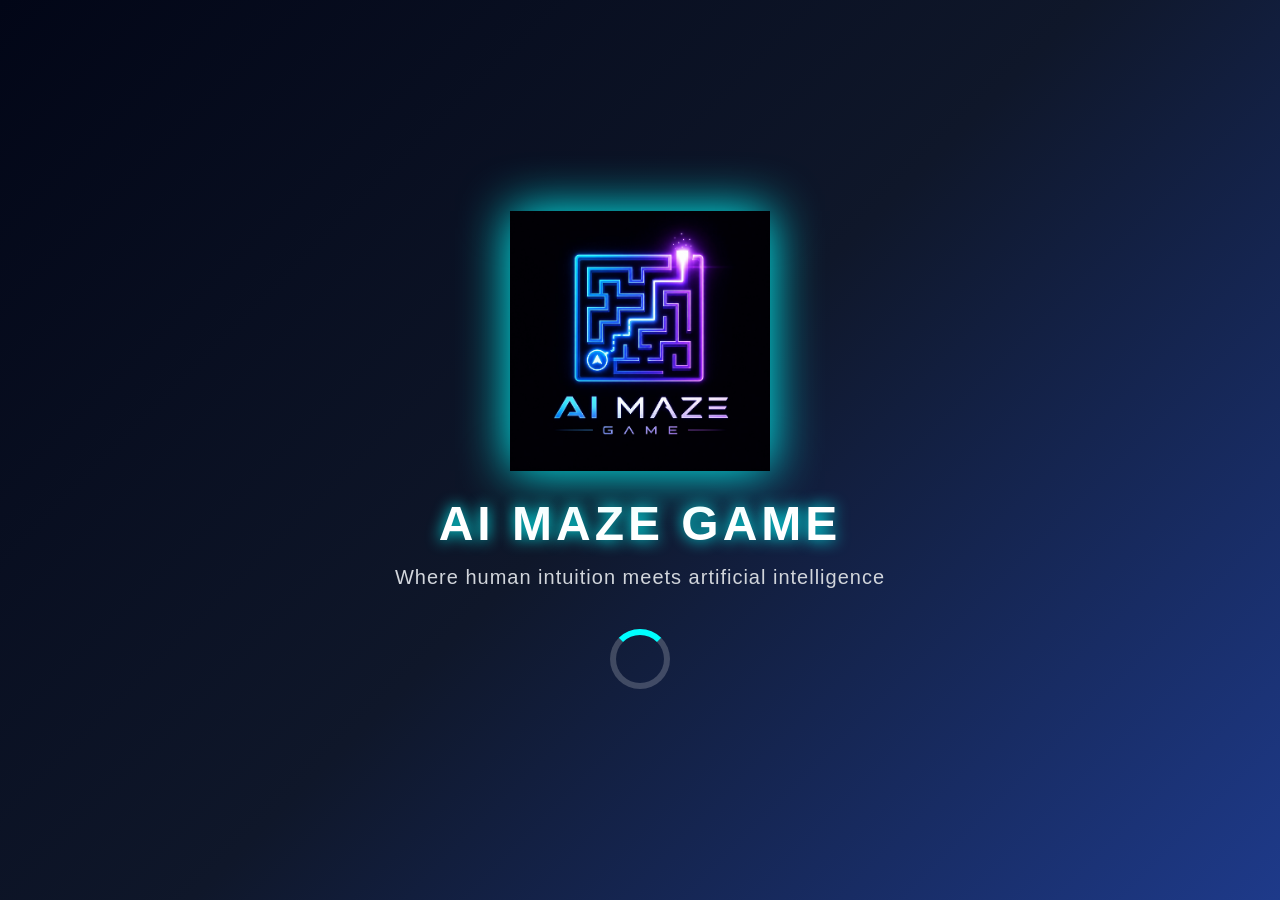
<file: OneDrive/Desktop/maze-game/frontend/HTML/index.html>
<!DOCTYPE html>
<html lang="en">
<head>
    <meta charset="UTF-8">
    <meta name="viewport" content="width=device-width, initial-scale=1.0">
    <title>AI Maze Game</title>
    <link rel="stylesheet" href="../CSS/style.css">
</head>
<body>

<!-- Splash Screen -->
<div id="splash">
    <img src="../../images/logo.jpeg" class="logo" alt="AI Maze Game Logo">
    <h1>AI MAZE GAME</h1>
    <p>Where human intuition meets artificial intelligence</p>
    <div class="loader"></div>
</div>

<!-- Main Screen -->
<div id="main">

    <!-- Shown when NOT logged in -->
    <div id="guestView">
        <h2>Welcome to AI Maze Game</h2>
        <p>Please login to start playing.</p>
        <button id="loginBtn" class="btn-primary">LOGIN</button>
    </div>

    <!-- Shown when logged in -->
    <div id="userView" style="display:none;">
        <h2>Welcome back, <span id="usernameDisplay" class="highlight"></span>!</h2>
        <p>Ready to solve the maze?</p>
        <div class="btn-row">
            <button id="playBtn" class="btn-primary">PLAY</button>
            <button id="logoutBtn" class="btn-secondary">LOGOUT</button>
        </div>
    </div>

    <div id="homeMsg" class="home-msg"></div>

</div>

<script src="../JS/script.js"></script>
</body>
</html>
</file>
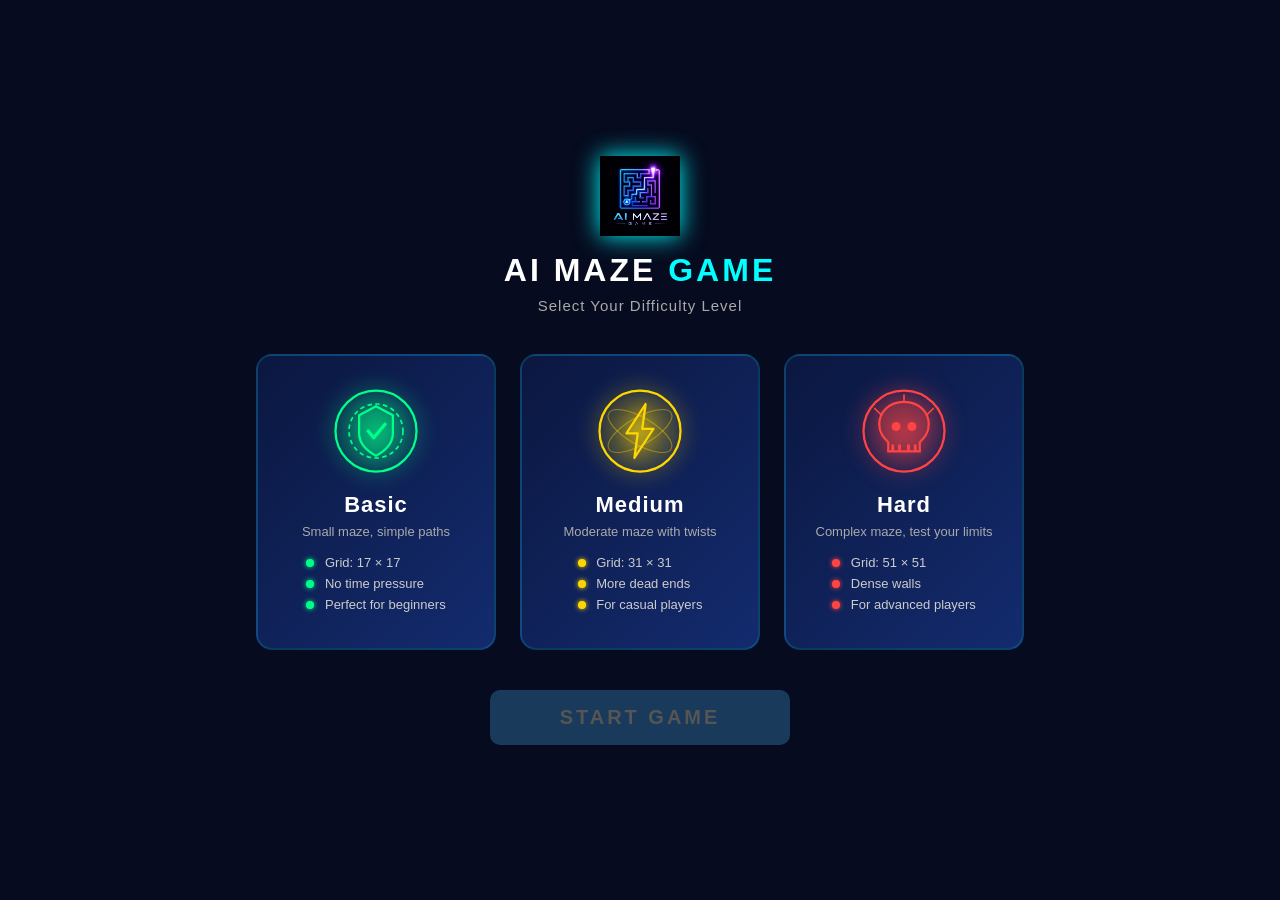
<file: OneDrive/Desktop/maze-game/frontend/HTML/difficulty.html>
<!DOCTYPE html>
<html lang="en">
<head>
    <meta charset="UTF-8">
    <meta name="viewport" content="width=device-width, initial-scale=1.0">
    <title>AI Maze Game - Select Difficulty</title>
    <link rel="stylesheet" href="../CSS/difficulty.css">
</head>
<body>

<div class="page">

    <!-- Header -->
    <div class="header">
        <img src="../../images/logo.jpeg" class="logo" alt="AI Maze Game Logo">
        <h1>AI MAZE <span>GAME</span></h1>
        <p class="subtitle">Select Your Difficulty Level</p>
    </div>

    <!-- Difficulty Cards -->
    <div class="levels">

        <!-- BASIC -->
        <div class="level-card" id="basicCard" onclick="selectLevel('basic')">
            <div class="icon basic-icon">
                <svg viewBox="0 0 80 80" xmlns="http://www.w3.org/2000/svg">
                    <defs>
                        <radialGradient id="gBasic" cx="50%" cy="50%" r="50%">
                            <stop offset="0%" stop-color="#00ff88" stop-opacity="0.3"/>
                            <stop offset="100%" stop-color="#00ff88" stop-opacity="0"/>
                        </radialGradient>
                    </defs>
                    <circle cx="40" cy="40" r="36" fill="url(#gBasic)" stroke="#00ff88" stroke-width="2"/>
                    <circle cx="40" cy="40" r="24" fill="none" stroke="#00ff88" stroke-width="1.5" stroke-dasharray="4 3"/>
                    <!-- Shield shape -->
                    <path d="M40 18 L55 26 L55 42 Q55 54 40 62 Q25 54 25 42 L25 26 Z"
                          fill="rgba(0,255,136,0.15)" stroke="#00ff88" stroke-width="2" stroke-linejoin="round"/>
                    <!-- Checkmark -->
                    <path d="M33 40 L38 46 L48 34"
                          fill="none" stroke="#00ff88" stroke-width="3"
                          stroke-linecap="round" stroke-linejoin="round"/>
                </svg>
            </div>
            <h2>Basic</h2>
            <p>Small maze, simple paths</p>
            <ul>
                <li><span class="dot green"></span> Grid: 17 × 17</li>
                <li><span class="dot green"></span> No time pressure</li>
                <li><span class="dot green"></span> Perfect for beginners</li>
            </ul>
        </div>

        <!-- MEDIUM -->
        <div class="level-card" id="mediumCard" onclick="selectLevel('medium')">
            <div class="icon medium-icon">
                <svg viewBox="0 0 80 80" xmlns="http://www.w3.org/2000/svg">
                    <defs>
                        <radialGradient id="gMedium" cx="50%" cy="50%" r="50%">
                            <stop offset="0%" stop-color="#ffd700" stop-opacity="0.3"/>
                            <stop offset="100%" stop-color="#ffd700" stop-opacity="0"/>
                        </radialGradient>
                    </defs>
                    <circle cx="40" cy="40" r="36" fill="url(#gMedium)" stroke="#ffd700" stroke-width="2"/>
                    <!-- Lightning bolt -->
                    <path d="M45 16 L28 42 L38 42 L35 64 L52 38 L42 38 Z"
                          fill="rgba(255,215,0,0.2)" stroke="#ffd700" stroke-width="2"
                          stroke-linejoin="round"/>
                    <!-- Orbit rings -->
                    <ellipse cx="40" cy="40" rx="32" ry="12" fill="none"
                             stroke="#ffd700" stroke-width="1" stroke-opacity="0.4"
                             transform="rotate(-30 40 40)"/>
                    <ellipse cx="40" cy="40" rx="32" ry="12" fill="none"
                             stroke="#ffd700" stroke-width="1" stroke-opacity="0.4"
                             transform="rotate(30 40 40)"/>
                </svg>
            </div>
            <h2>Medium</h2>
            <p>Moderate maze with twists</p>
            <ul>
                <li><span class="dot yellow"></span> Grid: 31 × 31</li>
                <li><span class="dot yellow"></span> More dead ends</li>
                <li><span class="dot yellow"></span> For casual players</li>
            </ul>
        </div>

        <!-- HARD -->
        <div class="level-card" id="hardCard" onclick="selectLevel('hard')">
            <div class="icon hard-icon">
                <svg viewBox="0 0 80 80" xmlns="http://www.w3.org/2000/svg">
                    <defs>
                        <radialGradient id="gHard" cx="50%" cy="50%" r="50%">
                            <stop offset="0%" stop-color="#ff4444" stop-opacity="0.3"/>
                            <stop offset="100%" stop-color="#ff4444" stop-opacity="0"/>
                        </radialGradient>
                    </defs>
                    <circle cx="40" cy="40" r="36" fill="url(#gHard)" stroke="#ff4444" stroke-width="2"/>
                    <!-- Skull-like flame shape -->
                    <path d="M40 14 C26 14 18 24 18 34 C18 42 22 46 26 50
                             L26 58 L54 58 L54 50 C58 46 62 42 62 34
                             C62 24 54 14 40 14 Z"
                          fill="rgba(255,68,68,0.15)" stroke="#ff4444" stroke-width="2"/>
                    <!-- Eyes -->
                    <circle cx="33" cy="36" r="4" fill="#ff4444"/>
                    <circle cx="47" cy="36" r="4" fill="#ff4444"/>
                    <!-- Teeth -->
                    <line x1="30" y1="52" x2="30" y2="58" stroke="#ff4444" stroke-width="2.5"/>
                    <line x1="36" y1="52" x2="36" y2="58" stroke="#ff4444" stroke-width="2.5"/>
                    <line x1="44" y1="52" x2="44" y2="58" stroke="#ff4444" stroke-width="2.5"/>
                    <line x1="50" y1="52" x2="50" y2="58" stroke="#ff4444" stroke-width="2.5"/>
                    <!-- Danger sparks -->
                    <line x1="14" y1="20" x2="20" y2="26" stroke="#ff4444" stroke-width="1.5" stroke-linecap="round"/>
                    <line x1="66" y1="20" x2="60" y2="26" stroke="#ff4444" stroke-width="1.5" stroke-linecap="round"/>
                    <line x1="40" y1="8"  x2="40" y2="14" stroke="#ff4444" stroke-width="1.5" stroke-linecap="round"/>
                </svg>
            </div>
            <h2>Hard</h2>
            <p>Complex maze, test your limits</p>
            <ul>
                <li><span class="dot red"></span> Grid: 51 × 51</li>
                <li><span class="dot red"></span> Dense walls</li>
                <li><span class="dot red"></span> For advanced players</li>
            </ul>
        </div>

    </div>

    <!-- Start Button -->
    <button class="start-btn" id="startBtn" disabled onclick="startGame()">
        START GAME
    </button>

</div>

<script src="../JS/difficulty.js"></script>
</body>
</html>
</file>
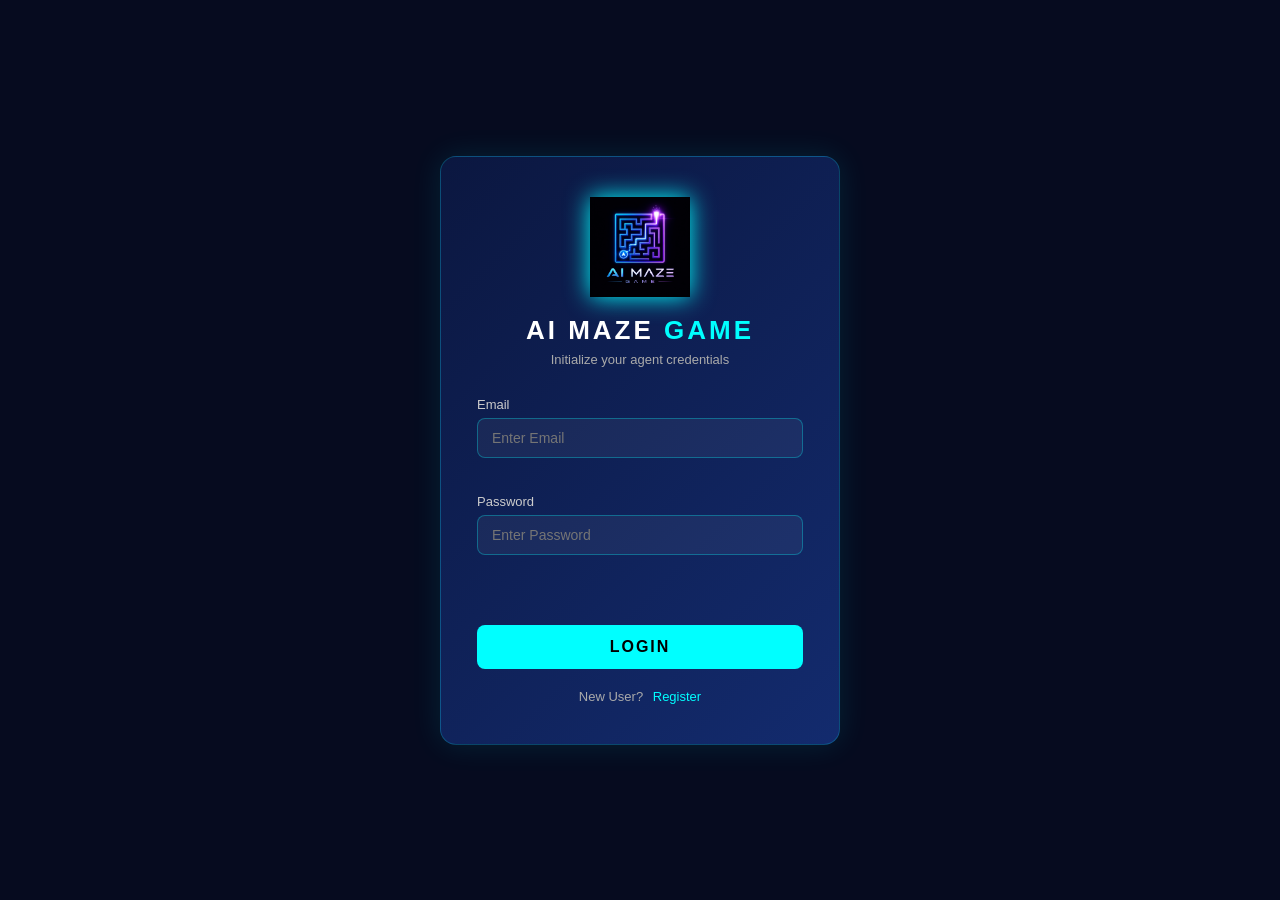
<file: OneDrive/Desktop/maze-game/frontend/HTML/login.html>
<!DOCTYPE html>
<html lang="en">
<head>
    <meta charset="UTF-8">
    <meta name="viewport" content="width=device-width, initial-scale=1.0">
    <title>AI Maze Game - Login</title>
    <link rel="stylesheet" href="../CSS/login.css">
</head>
<body>

<div class="container">

    <!-- LOGIN CARD -->
    <div class="card" id="loginCard">
        <div class="header">
            <div class="logo-container">
                <img src="../../images/logo.jpeg" class="logo" alt="AI Maze Game Logo">
            </div>
            <h1>AI MAZE <span>GAME</span></h1>
            <p>Initialize your agent credentials</p>
        </div>
        <form id="loginForm" novalidate>
            <div class="form-group">
                <label for="loginEmail">Email</label>
                <input type="email" id="loginEmail" placeholder="Enter Email" required>
                <span class="field-error" id="loginEmailErr"></span>
            </div>
            <div class="form-group">
                <label for="loginPassword">Password</label>
                <input type="text" id="loginPassword" placeholder="Enter Password" required>
                <span class="field-error" id="loginPasswordErr"></span>
            </div>
            <p class="form-msg" id="loginMsg"></p>
            <button class="btn" type="submit">LOGIN</button>
        </form>
        <div class="switch-form">
            New User? <a href="#" id="showRegister">Register</a>
        </div>
    </div>

    <!-- REGISTER CARD -->
    <div class="card hidden" id="registerCard">
        <div class="header">
            <div class="logo-container">
                <img src="../../images/logo.jpeg" class="logo" alt="AI Maze Game Logo">
            </div>
            <h1>AI MAZE <span>GAME</span></h1>
            <p>Create your account</p>
        </div>
        <form id="registerForm" novalidate>
            <div class="form-group">
                <label for="regUsername">Username</label>
                <input type="text" id="regUsername" placeholder="Username" required>
                <span class="field-error" id="regUsernameErr"></span>
            </div>
            <div class="form-group">
                <label for="regEmail">Email</label>
                <input type="email" id="regEmail" placeholder="Email" required>
                <span class="field-error" id="regEmailErr"></span>
            </div>
            <div class="form-group">
                <label for="registerPassword">Password</label>
                <input type="text" id="registerPassword" placeholder="Min 6 characters" required>
                <span class="field-error" id="regPasswordErr"></span>
            </div>
            <p class="form-msg" id="registerMsg"></p>
            <button class="btn" type="submit">REGISTER</button>
        </form>
        <div class="switch-form">
            Already have an account? <a href="#" id="showLogin">Login</a>
        </div>
    </div>

</div>

<script src="../JS/login.js"></script>
</body>
</html>
</file>
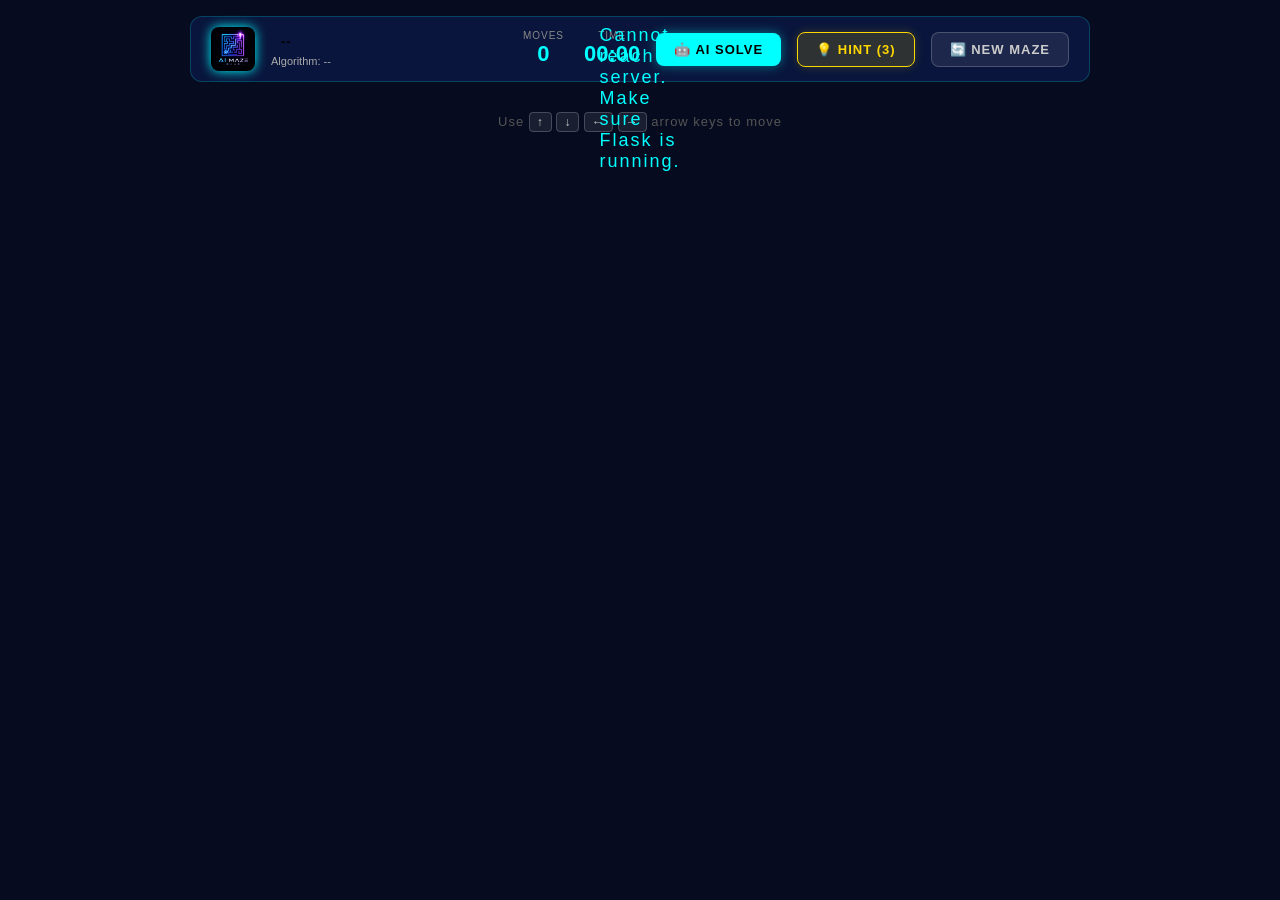
<file: OneDrive/Desktop/maze-game/frontend/HTML/maze.html>
<!DOCTYPE html>
<html lang="en">
<head>
    <meta charset="UTF-8">
    <meta name="viewport" content="width=device-width, initial-scale=1.0">
    <title>AI Maze Game - Play</title>
    <link rel="stylesheet" href="../CSS/maze.css">
</head>
<body>

<div class="maze-page">

    <!-- Top Bar -->
    <div class="topbar">
        <img src="../../images/logo.jpeg" class="logo" alt="logo">
        <div class="info">
            <span id="difficultyBadge" class="badge">--</span>
            <span id="algoLabel" class="algo-label">Algorithm: --</span>
        </div>
        <div class="stats">
            <div class="stat"><span class="stat-label">MOVES</span><span id="moveCount">0</span></div>
            <div class="stat"><span class="stat-label">TIME</span><span id="timer">00:00</span></div>
        </div>
        <button class="btn-solve" id="solveBtn">🤖 AI SOLVE</button>
        <button class="btn-hint"  id="hintBtn">💡 HINT <span id="hintCount">(3)</span></button>
        <button class="btn-new"   id="newBtn">🔄 NEW MAZE</button>
    </div>

    <!-- Maze Canvas -->
    <div class="canvas-wrap">
        <div id="loadingMsg" class="loading">Generating maze...</div>
        <canvas id="mazeCanvas"></canvas>
    </div>

    <!-- Controls hint -->
    <div class="controls-hint">
        Use <kbd>↑</kbd> <kbd>↓</kbd> <kbd>←</kbd> <kbd>→</kbd> arrow keys to move
    </div>

    <!-- Win Modal -->
    <div id="winModal" class="modal hidden">
        <div class="modal-box">
            <h2 id="winTitle">🎉 You Solved It!</h2>

            <div class="score-board">
                <div class="score-row">
                    <span class="score-label">Max Score</span>
                    <span class="score-val" id="wBase" style="color:#aaa">--</span>
                </div>
                <div class="score-row">
                    <span class="score-label">Your Moves</span>
                    <span class="score-val" id="wYourMoves">--</span>
                </div>
                <div class="score-row">
                    <span class="score-label">Shortest Path <span class="algo-tag" id="wAlgo"></span></span>
                    <span class="score-val optimal" id="wOptimal">--</span>
                </div>
                <div class="score-row">
                    <span class="score-label">Efficiency</span>
                    <span class="score-val" id="wEfficiency">--%</span>
                </div>
                <div class="score-row">
                    <span class="score-label">Time</span>
                    <span class="score-val" id="wTime">--</span>
                </div>
                <div class="score-divider"></div>
                <div class="score-row final">
                    <span class="score-label">⭐ Final Score</span>
                    <span class="score-val score-final" id="wScore">--</span>
                </div>
            </div>

            <div class="modal-btns">
                <button id="playAgainBtn">PLAY AGAIN</button>
                <button id="changeLevelBtn">CHANGE LEVEL</button>
            </div>
        </div>
    </div>

</div>

<script src="../JS/maze.js"></script>
</body>
</html>
</file>
<file: OneDrive/Desktop/maze-game/frontend/CSS/style.css>
/* ==========================
   AI MAZE GAME - STYLE.CSS
========================== */

*{
    margin:0;
    padding:0;
    box-sizing:border-box;
    font-family:Arial, Helvetica, sans-serif;
}

body{
    background:linear-gradient(135deg,#020617,#0f172a,#1e3a8a);
    overflow:hidden;
}

/* Splash Screen */

#splash{

    position:fixed;
    top:0;
    left:0;

    width:100%;
    height:100vh;

    display:flex;
    justify-content:center;
    align-items:center;
    flex-direction:column;

    background:linear-gradient(135deg,#020617,#0f172a,#1e3a8a);

}

/* Logo */

.logo{

    width:260px;
    height:auto;

    animation:zoomIn 1.8s ease-in-out;

    filter:drop-shadow(0px 0px 25px cyan);

}

/* Game Name */

#splash h1{

    margin-top:25px;

    color:white;

    font-size:48px;

    letter-spacing:4px;

    text-shadow:0px 0px 15px cyan;

}

/* Tagline */

#splash p{

    margin-top:15px;

    color:#d1d5db;

    font-size:20px;

    letter-spacing:1px;

}

/* Loading Spinner */

.loader{

    width:60px;
    height:60px;

    margin-top:40px;

    border:6px solid rgba(255,255,255,.2);

    border-top:6px solid cyan;

    border-radius:50%;

    animation:spin 1s linear infinite;

}

/* Main Screen */

#main{
    display:none;
    width:100%;
    height:100vh;
    background:linear-gradient(135deg,#020617,#0f172a,#1e3a8a);
    flex-direction:column;
    justify-content:center;
    align-items:center;
}

/* Welcome Text */

#main h2{

    color:white;

    font-size:42px;

    margin-bottom:15px;

}

#main p{

    color:#d1d5db;

    font-size:18px;

    margin-bottom:40px;

}

/* Login Button */

#loginBtn{

    padding:15px 50px;

    font-size:22px;

    font-weight:bold;

    border:none;

    border-radius:12px;

    background:#00e5ff;

    color:#000;

    cursor:pointer;

    transition:0.3s;

    box-shadow:0px 0px 20px cyan;

}

#loginBtn:hover{

    background:#00bcd4;

    transform:scale(1.08);

    box-shadow:0px 0px 30px cyan;

}

/* Animations */

@keyframes zoomIn{

    from{

        transform:scale(0.3);
        opacity:0;

    }

    to{

        transform:scale(1);
        opacity:1;

    }

}

@keyframes spin{

    100%{

        transform:rotate(360deg);

    }

}

/* Responsive */

@media(max-width:768px){

    .logo{

        width:180px;

    }

    #splash h1{

        font-size:34px;

    }

    #main h2{

        font-size:30px;

    }

    #loginBtn{

        width:220px;

        font-size:20px;

    }

}

/* Guest / User view containers */
#guestView, #userView {
    flex-direction: column;
    justify-content: center;
    align-items: center;
    display: flex;
}

/* Highlighted username */
.highlight {
    color: cyan;
    text-shadow: 0 0 10px cyan;
}

/* Button row */
.btn-row {
    display: flex;
    gap: 16px;
    margin-top: 30px;
}

/* Primary button */
.btn-primary {
    padding: 15px 50px;
    font-size: 20px;
    font-weight: bold;
    border: none;
    border-radius: 12px;
    background: #00e5ff;
    color: #000;
    cursor: pointer;
    transition: 0.3s;
    box-shadow: 0 0 20px cyan;
    letter-spacing: 2px;
}

.btn-primary:hover {
    background: #00bcd4;
    transform: scale(1.08);
    box-shadow: 0 0 30px cyan;
}

/* Secondary button (logout) */
.btn-secondary {
    padding: 15px 30px;
    font-size: 18px;
    font-weight: bold;
    border: 2px solid rgba(255, 80, 80, 0.6);
    border-radius: 12px;
    background: transparent;
    color: #ff6b6b;
    cursor: pointer;
    transition: 0.3s;
    letter-spacing: 2px;
}

.btn-secondary:hover {
    background: rgba(255, 80, 80, 0.15);
    border-color: #ff4444;
    box-shadow: 0 0 16px rgba(255, 68, 68, 0.4);
    transform: scale(1.05);
}

/* Home feedback message */
.home-msg {
    margin-top: 16px;
    font-size: 14px;
    padding: 8px 20px;
    border-radius: 8px;
    min-height: 20px;
}

.home-msg.success {
    color: #00ff88;
    background: rgba(0, 255, 136, 0.1);
    border: 1px solid rgba(0, 255, 136, 0.3);
}

.home-msg.error {
    color: #ff6b6b;
    background: rgba(255, 68, 68, 0.1);
    border: 1px solid rgba(255, 68, 68, 0.3);
}
</file>
<file: OneDrive/Desktop/maze-game/frontend/CSS/difficulty.css>
* {
    margin: 0;
    padding: 0;
    box-sizing: border-box;
    font-family: Arial, Helvetica, sans-serif;
}

body {
    background: #060b1f;
    min-height: 100vh;
    display: flex;
    justify-content: center;
    align-items: center;
}

.page {
    width: 100%;
    max-width: 900px;
    padding: 40px 20px;
    display: flex;
    flex-direction: column;
    align-items: center;
    gap: 40px;
}

/* ── Header ── */
.header {
    text-align: center;
}

.logo {
    width: 80px;
    height: auto;
    filter: drop-shadow(0 0 12px cyan);
    animation: zoom 1s ease;
    margin-bottom: 12px;
}

.header h1 {
    color: white;
    font-size: 32px;
    letter-spacing: 3px;
}

.header h1 span {
    color: cyan;
}

.subtitle {
    color: #aaa;
    font-size: 15px;
    margin-top: 8px;
    letter-spacing: 1px;
}

/* ── Level Cards ── */
.levels {
    display: flex;
    gap: 24px;
    justify-content: center;
    flex-wrap: wrap;
}

.level-card {
    background: linear-gradient(135deg, #0b1740, #132b6e);
    border: 2px solid rgba(0, 255, 255, 0.15);
    border-radius: 16px;
    padding: 30px 24px;
    width: 240px;
    text-align: center;
    cursor: pointer;
    transition: transform 0.25s, border-color 0.25s, box-shadow 0.25s;
    animation: fadeUp 0.5s ease both;
}

.level-card:nth-child(1) { animation-delay: 0.1s; }
.level-card:nth-child(2) { animation-delay: 0.2s; }
.level-card:nth-child(3) { animation-delay: 0.3s; }

.level-card:hover {
    transform: translateY(-6px);
    border-color: rgba(0, 255, 255, 0.5);
    box-shadow: 0 8px 24px rgba(0, 255, 255, 0.15);
}

.level-card.selected {
    border-color: cyan;
    box-shadow: 0 0 24px rgba(0, 255, 255, 0.4);
    transform: translateY(-6px);
}

/* individual selected colors */
#basicCard.selected  { border-color: #00ff88; box-shadow: 0 0 24px rgba(0, 255, 136, 0.4); }
#mediumCard.selected { border-color: #ffd700; box-shadow: 0 0 24px rgba(255, 215, 0, 0.4); }
#hardCard.selected   { border-color: #ff4444; box-shadow: 0 0 24px rgba(255, 68, 68, 0.4); }

.icon {
    width: 90px;
    height: 90px;
    margin: 0 auto 16px auto;
    transition: transform 0.3s;
}

.icon svg {
    width: 100%;
    height: 100%;
}

.basic-icon  { filter: drop-shadow(0 0 10px #00ff88); }
.medium-icon { filter: drop-shadow(0 0 10px #ffd700); }
.hard-icon   { filter: drop-shadow(0 0 10px #ff4444); }

.level-card:hover .icon {
    transform: scale(1.12) rotate(3deg);
}

/* Bullet dots */
.dot {
    display: inline-block;
    width: 8px;
    height: 8px;
    border-radius: 50%;
    margin-right: 7px;
    vertical-align: middle;
}
.dot.green  { background: #00ff88; box-shadow: 0 0 5px #00ff88; }
.dot.yellow { background: #ffd700; box-shadow: 0 0 5px #ffd700; }
.dot.red    { background: #ff4444; box-shadow: 0 0 5px #ff4444; }

.level-card h2 {
    color: white;
    font-size: 22px;
    margin-bottom: 6px;
    letter-spacing: 1px;
}

.level-card p {
    color: #aaa;
    font-size: 13px;
    margin-bottom: 16px;
}

.level-card ul {
    list-style: none;
    text-align: left;
    display: inline-block;
}

.level-card ul li {
    color: #ccc;
    font-size: 13px;
    margin-bottom: 6px;
}

/* ── Start Button ── */
.start-btn {
    padding: 16px 70px;
    font-size: 20px;
    font-weight: bold;
    letter-spacing: 3px;
    background: cyan;
    color: black;
    border: none;
    border-radius: 10px;
    cursor: pointer;
    transition: 0.3s;
    animation: fadeUp 0.5s ease 0.4s both;
}

.start-btn:hover:not(:disabled) {
    background: #00d5ff;
    box-shadow: 0 0 24px cyan;
    transform: scale(1.05);
}

.start-btn:disabled {
    background: #1a3a5c;
    color: #555;
    cursor: not-allowed;
    box-shadow: none;
}

/* ── Animations ── */
@keyframes zoom {
    from { transform: scale(0.5); opacity: 0; }
    to   { transform: scale(1);   opacity: 1; }
}

@keyframes fadeUp {
    from { opacity: 0; transform: translateY(24px); }
    to   { opacity: 1; transform: translateY(0); }
}
</file>
<file: OneDrive/Desktop/maze-game/frontend/CSS/login.css>
* {
    margin: 0;
    padding: 0;
    box-sizing: border-box;
    font-family: Arial, Helvetica, sans-serif;
}

body {
    background: #060b1f;
    min-height: 100vh;
    display: flex;
    justify-content: center;
    align-items: center;
}

.container {
    width: 100%;
    display: flex;
    justify-content: center;
    align-items: center;
}

.card {
    background: linear-gradient(135deg, #0b1740, #132b6e);
    border: 1px solid rgba(0, 255, 255, 0.2);
    border-radius: 16px;
    padding: 40px 36px;
    width: 400px;
    box-shadow: 0 0 30px rgba(0, 255, 255, 0.1);
    animation: fadeIn 0.5s ease;
}

.card.hidden {
    display: none;
}

.header {
    text-align: center;
    margin-bottom: 30px;
}

.logo-container {
    margin-bottom: 14px;
}

.logo {
    width: 100px;
    height: auto;
    filter: drop-shadow(0 0 12px cyan);
    animation: zoom 1s ease;
}

.header h1 {
    color: white;
    font-size: 26px;
    letter-spacing: 3px;
}

.header h1 span {
    color: cyan;
}

.header p {
    color: #aaa;
    font-size: 13px;
    margin-top: 6px;
}

.form-group {
    margin-bottom: 18px;
}

.form-group label {
    display: block;
    color: #ccc;
    font-size: 13px;
    margin-bottom: 6px;
}

.form-group input {
    width: 100%;
    padding: 11px 14px;
    background: rgba(255, 255, 255, 0.05);
    border: 1px solid rgba(0, 255, 255, 0.3);
    border-radius: 8px;
    color: white;
    font-size: 14px;
    outline: none;
    transition: border 0.3s;
}

.form-group input:focus {
    border-color: cyan;
    box-shadow: 0 0 8px rgba(0, 255, 255, 0.3);
}

.btn {
    width: 100%;
    padding: 13px;
    background: cyan;
    color: black;
    font-size: 16px;
    font-weight: bold;
    border: none;
    border-radius: 8px;
    cursor: pointer;
    letter-spacing: 2px;
    transition: 0.3s;
    margin-top: 6px;
}

.btn:hover {
    background: #00d5ff;
    box-shadow: 0 0 20px cyan;
    transform: scale(1.03);
}

.switch-form {
    text-align: center;
    color: #aaa;
    font-size: 13px;
    margin-top: 20px;
}

.switch-form a {
    color: cyan;
    text-decoration: none;
    margin-left: 6px;
}

.switch-form a:hover {
    text-decoration: underline;
}

@keyframes zoom {
    from { transform: scale(0.5); opacity: 0; }
    to   { transform: scale(1);   opacity: 1; }
}

@keyframes fadeIn {
    from { opacity: 0; transform: translateY(20px); }
    to   { opacity: 1; transform: translateY(0); }
}

/* API feedback messages */
.form-msg {
    font-size: 13px;
    padding: 8px 12px;
    border-radius: 6px;
    margin-bottom: 12px;
    text-align: center;
}

.form-msg.info {
    background: rgba(0, 255, 255, 0.1);
    color: cyan;
    border: 1px solid rgba(0, 255, 255, 0.3);
}

.form-msg.success {
    background: rgba(0, 255, 100, 0.1);
    color: #00ff88;
    border: 1px solid rgba(0, 255, 100, 0.3);
}

.form-msg.error {
    background: rgba(255, 60, 60, 0.1);
    color: #ff6b6b;
    border: 1px solid rgba(255, 60, 60, 0.3);
}

/* Field-level validation errors */
.field-error {
    display: block;
    color: #ff6b6b;
    font-size: 11px;
    margin-top: 4px;
    min-height: 14px;
}

/* Disabled button state */
.btn:disabled {
    opacity: 0.6;
    cursor: not-allowed;
    transform: none;
    box-shadow: none;
}
</file>
<file: OneDrive/Desktop/maze-game/frontend/CSS/maze.css>
* {
    margin: 0; padding: 0;
    box-sizing: border-box;
    font-family: Arial, Helvetica, sans-serif;
}

body {
    background: #060b1f;
    min-height: 100vh;
    display: flex;
    justify-content: center;
    align-items: flex-start;
    overflow-x: hidden;
}

.maze-page {
    width: 100%;
    display: flex;
    flex-direction: column;
    align-items: center;
    gap: 16px;
    padding: 16px;
}

/* ── Top Bar ── */
.topbar {
    width: 100%;
    max-width: 900px;
    display: flex;
    align-items: center;
    gap: 16px;
    background: rgba(11, 23, 64, 0.9);
    border: 1px solid rgba(0,255,255,0.2);
    border-radius: 12px;
    padding: 10px 20px;
    flex-wrap: wrap;
}

.logo {
    width: 44px;
    height: 44px;
    border-radius: 8px;
    filter: drop-shadow(0 0 6px cyan);
}

.info {
    display: flex;
    flex-direction: column;
    gap: 3px;
}

.badge {
    font-size: 13px;
    font-weight: bold;
    letter-spacing: 1px;
    padding: 3px 10px;
    border-radius: 20px;
    text-transform: uppercase;
}
.badge.basic  { background: rgba(0,255,136,0.15); color: #00ff88; border: 1px solid #00ff88; }
.badge.medium { background: rgba(255,215,0,0.15);  color: #ffd700; border: 1px solid #ffd700; }
.badge.hard   { background: rgba(255,68,68,0.15);  color: #ff4444; border: 1px solid #ff4444; }

.algo-label {
    color: #aaa;
    font-size: 11px;
}

.stats {
    display: flex;
    gap: 20px;
    margin-left: auto;
}

.stat {
    display: flex;
    flex-direction: column;
    align-items: center;
}

.stat-label {
    color: #888;
    font-size: 10px;
    letter-spacing: 1px;
}

.stat span:last-child {
    color: cyan;
    font-size: 22px;
    font-weight: bold;
    line-height: 1.2;
}

.btn-solve, .btn-hint, .btn-new {
    padding: 9px 18px;
    font-size: 13px;
    font-weight: bold;
    border: none;
    border-radius: 8px;
    cursor: pointer;
    letter-spacing: 1px;
    transition: 0.25s;
}

.btn-solve {
    background: cyan;
    color: #000;
    box-shadow: 0 0 12px rgba(0,255,255,0.4);
}
.btn-solve:hover { background: #00d5ff; transform: scale(1.05); }

.btn-hint {
    background: rgba(255, 215, 0, 0.15);
    color: #ffd700;
    border: 1px solid #ffd700;
    box-shadow: 0 0 10px rgba(255,215,0,0.2);
}
.btn-hint:hover:not(:disabled) { background: rgba(255,215,0,0.3); transform: scale(1.05); }

.btn-new {
    background: rgba(255,255,255,0.08);
    color: #ccc;
    border: 1px solid rgba(255,255,255,0.2);
}
.btn-new:hover { background: rgba(255,255,255,0.15); color: white; }

/* ── Canvas ── */
.canvas-wrap {
    position: relative;
    display: flex;
    justify-content: center;
    align-items: center;
}

#mazeCanvas {
    border: 2px solid rgba(0, 200, 255, 0.7);
    border-radius: 8px;
    box-shadow: 0 0 40px rgba(0, 200, 255, 0.25), 0 0 80px rgba(0, 100, 255, 0.1);
    display: block;
}

.loading {
    position: absolute;
    color: cyan;
    font-size: 18px;
    letter-spacing: 2px;
    animation: pulse 1s ease infinite alternate;
}

/* ── Controls Hint ── */
.controls-hint {
    color: #555;
    font-size: 13px;
    letter-spacing: 1px;
}

kbd {
    background: rgba(255,255,255,0.08);
    border: 1px solid rgba(255,255,255,0.2);
    border-radius: 4px;
    padding: 2px 7px;
    color: #ccc;
    font-size: 12px;
}

/* ── Win Modal ── */
.modal {
    position: fixed;
    inset: 0;
    background: rgba(0,0,0,0.7);
    display: flex;
    justify-content: center;
    align-items: center;
    z-index: 100;
}

.modal.hidden { display: none; }

.modal-box {
    background: linear-gradient(135deg, #0b1740, #132b6e);
    border: 2px solid cyan;
    border-radius: 16px;
    padding: 40px;
    text-align: center;
    box-shadow: 0 0 40px rgba(0,255,255,0.3);
    animation: popIn 0.4s ease;
}

.modal-box h2 {
    color: white;
    font-size: 28px;
    margin-bottom: 12px;
}

.modal-box p {
    color: #aaa;
    font-size: 15px;
    margin-bottom: 28px;
}

.modal-btns {
    display: flex;
    gap: 14px;
    justify-content: center;
}

.modal-btns button {
    padding: 12px 28px;
    font-size: 15px;
    font-weight: bold;
    border: none;
    border-radius: 8px;
    cursor: pointer;
    transition: 0.25s;
    letter-spacing: 1px;
}

#playAgainBtn {
    background: cyan;
    color: black;
    box-shadow: 0 0 16px cyan;
}
#playAgainBtn:hover { background: #00d5ff; transform: scale(1.05); }

#changeLevelBtn {
    background: transparent;
    color: #aaa;
    border: 1px solid rgba(255,255,255,0.2);
}
#changeLevelBtn:hover { color: white; border-color: white; }

/* ── Animations ── */
@keyframes pulse {
    from { opacity: 0.4; }
    to   { opacity: 1; }
}

@keyframes popIn {
    from { transform: scale(0.7); opacity: 0; }
    to   { transform: scale(1);   opacity: 1; }
}

/* ── Score Board in Win Modal ── */
.score-board {
    background: rgba(0, 0, 0, 0.3);
    border: 1px solid rgba(0,255,255,0.15);
    border-radius: 10px;
    padding: 16px 20px;
    margin-bottom: 24px;
    text-align: left;
}

.score-row {
    display: flex;
    justify-content: space-between;
    align-items: center;
    padding: 7px 0;
    border-bottom: 1px solid rgba(255,255,255,0.06);
}

.score-row:last-child { border-bottom: none; }

.score-row.final {
    padding-top: 12px;
    margin-top: 4px;
}

.score-label {
    color: #aaa;
    font-size: 13px;
    display: flex;
    align-items: center;
    gap: 6px;
}

.algo-tag {
    font-size: 10px;
    color: cyan;
    background: rgba(0,255,255,0.1);
    border: 1px solid rgba(0,255,255,0.3);
    border-radius: 10px;
    padding: 1px 7px;
}

.score-val {
    color: white;
    font-size: 15px;
    font-weight: bold;
}

.score-val.optimal { color: #00ff88; }

.score-final {
    color: #ffd700 !important;
    font-size: 24px !important;
    text-shadow: 0 0 12px #ffd700;
}

.score-divider {
    height: 1px;
    background: rgba(0,255,255,0.2);
    margin: 6px 0;
}
</file>
